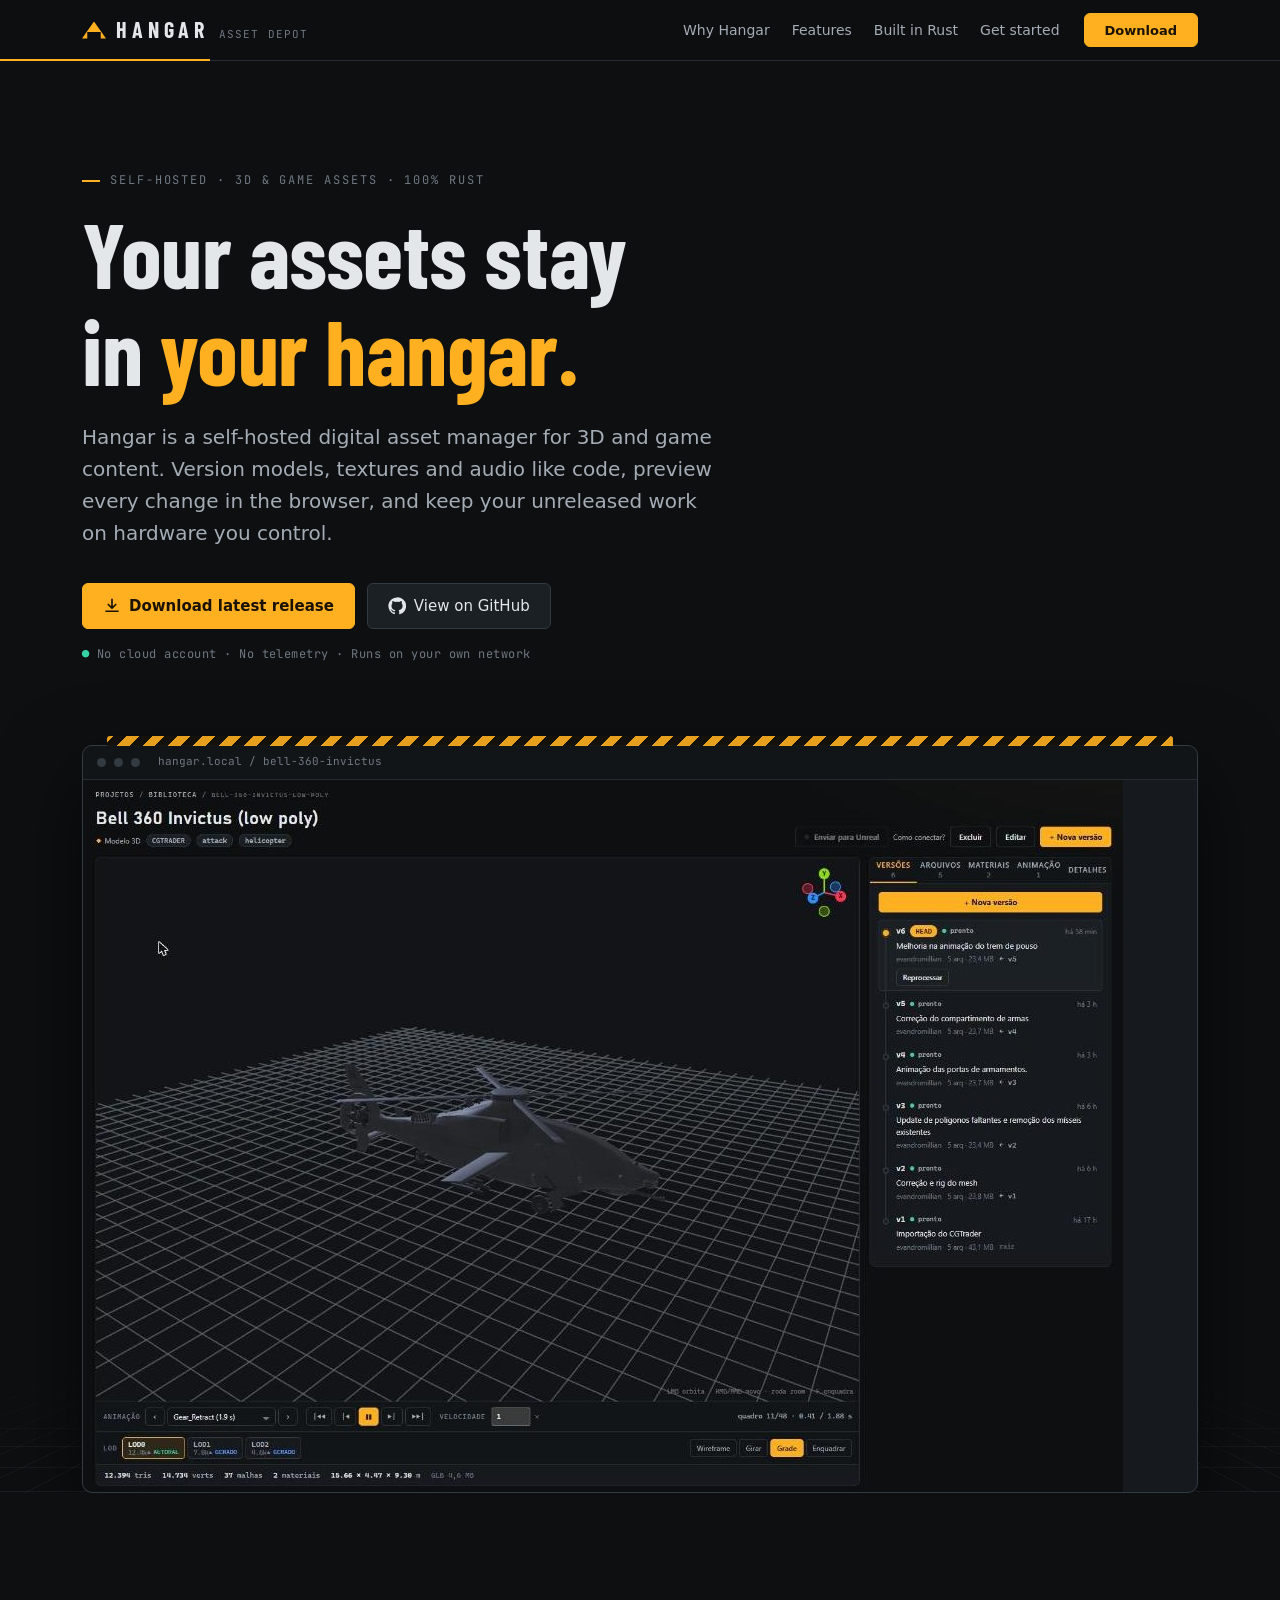
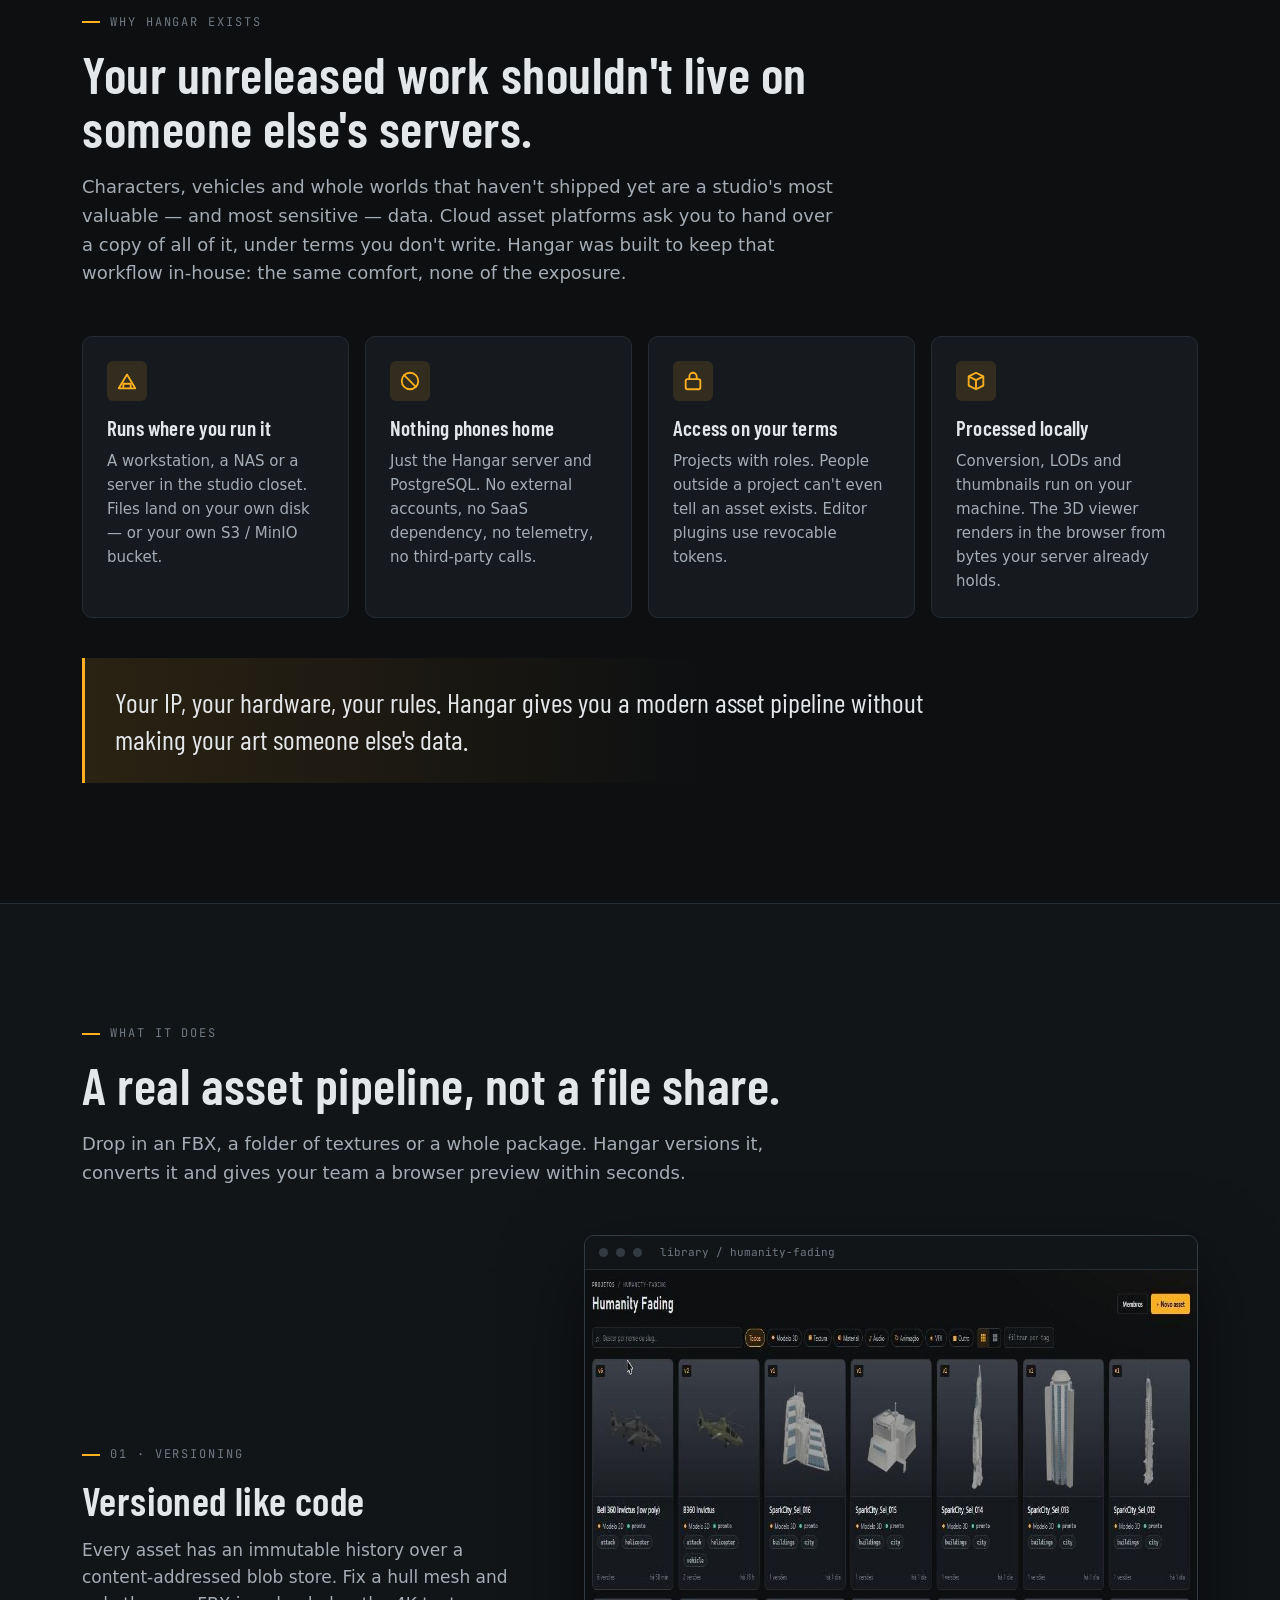
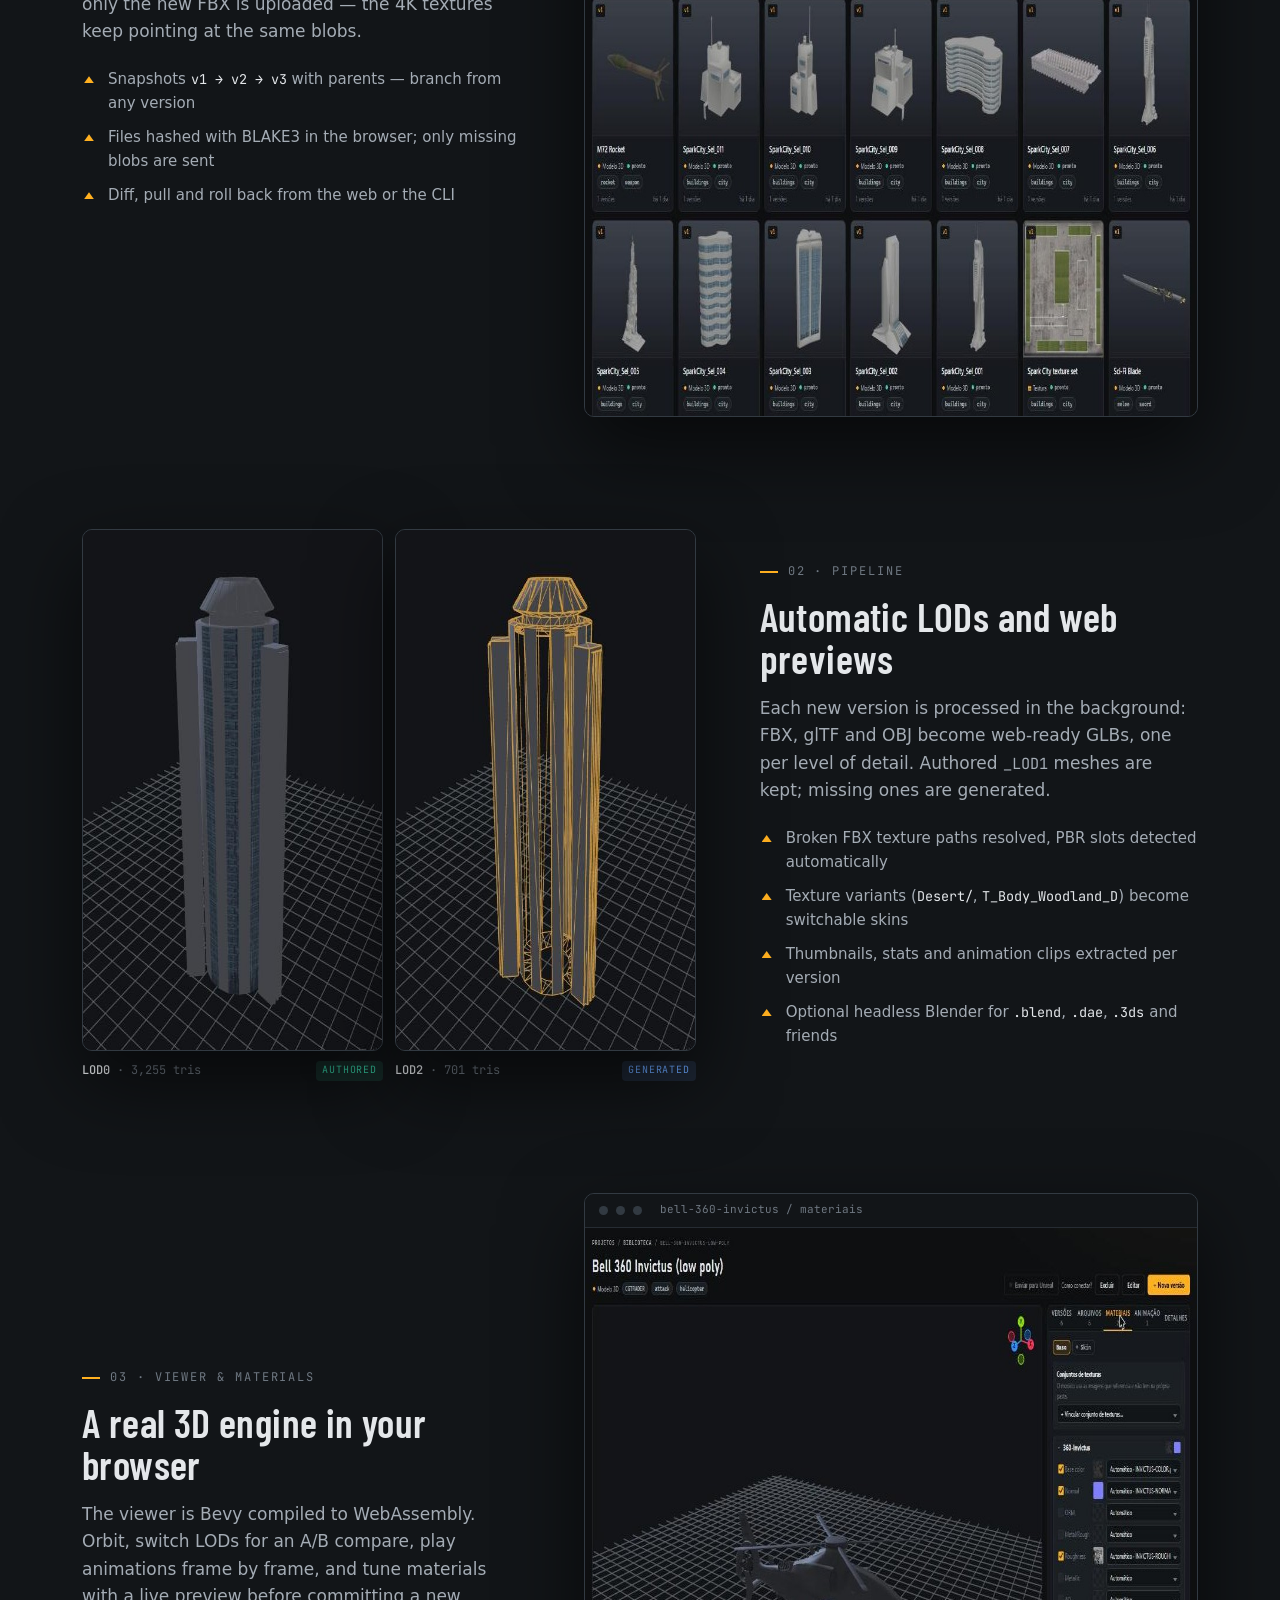
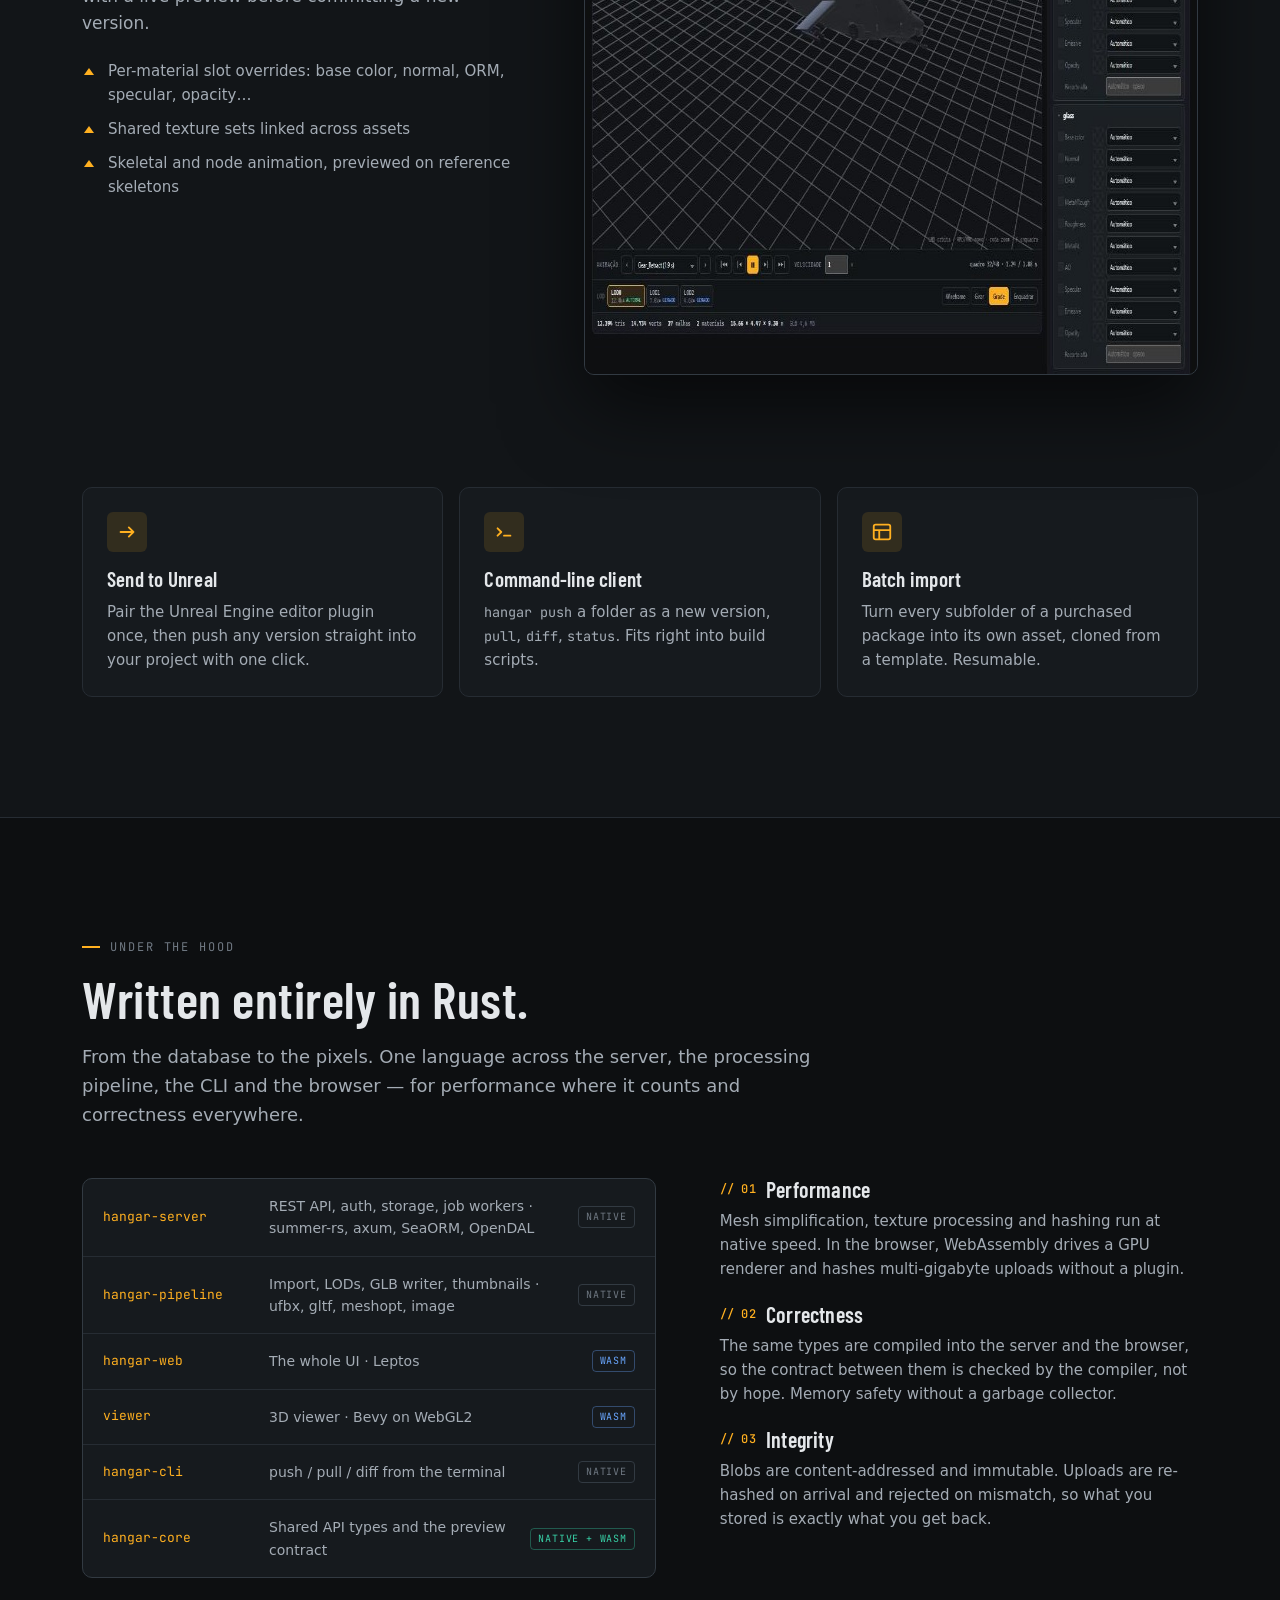
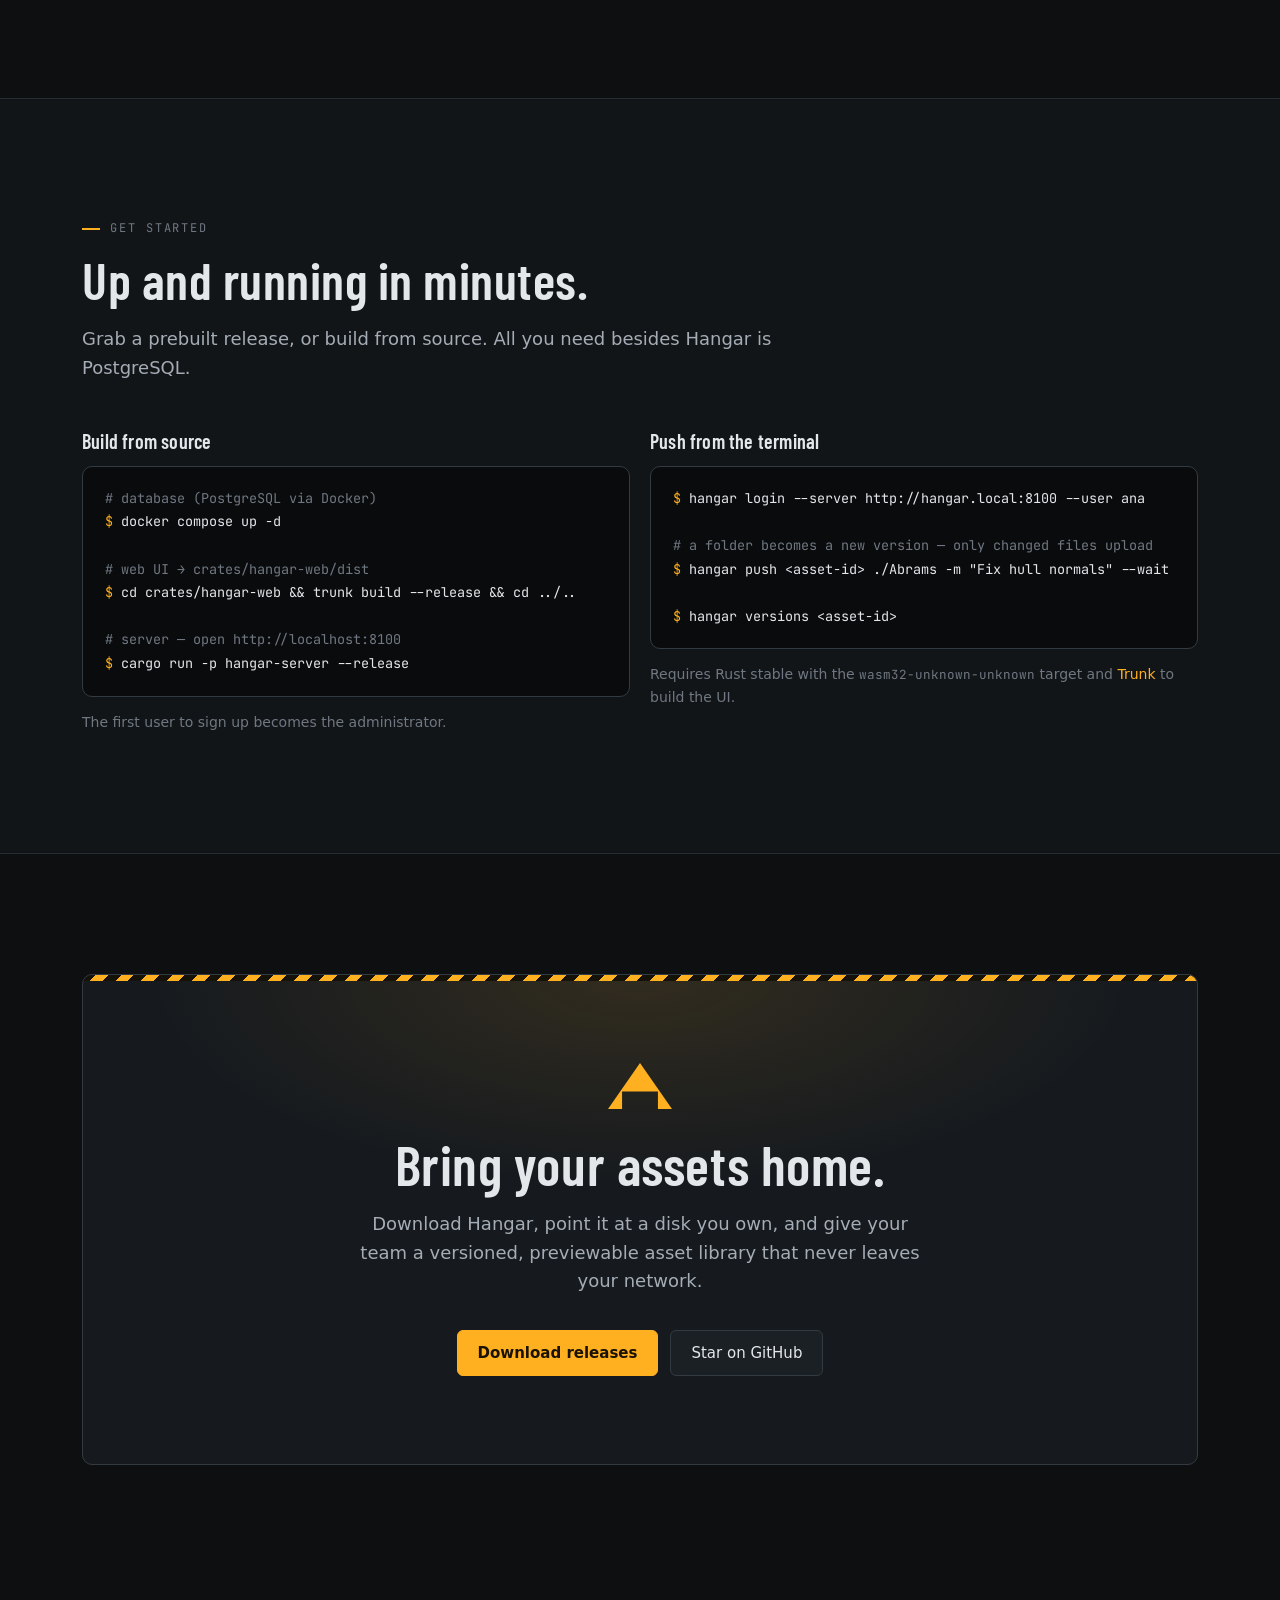
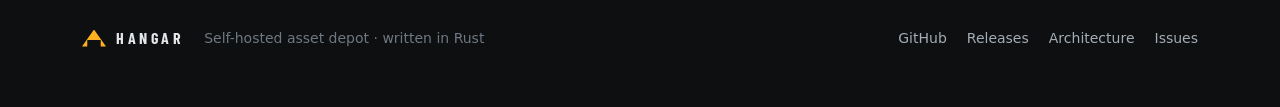
<file: site/index.html>
<!doctype html>
<html lang="en">
<head>
  <meta charset="utf-8">
  <meta name="viewport" content="width=device-width, initial-scale=1">
  <title>Hangar · Self-hosted asset depot</title>
  <meta name="description" content="Hangar is a self-hosted digital asset manager for 3D and game content. Versioned like code, previewed in the browser, written entirely in Rust — and your assets never leave your network.">
  <meta name="theme-color" content="#0d0f11">
  <meta property="og:title" content="Hangar · Self-hosted asset depot">
  <meta property="og:description" content="Version, preview and process 3D game assets on your own hardware. Written entirely in Rust.">
  <meta property="og:image" content="img/viewer.jpg">
  <link rel="icon" href="favicon.svg" type="image/svg+xml">
  <link rel="preconnect" href="https://fonts.googleapis.com">
  <link rel="preconnect" href="https://fonts.gstatic.com" crossorigin>
  <link href="https://fonts.googleapis.com/css2?family=Barlow+Condensed:wght@500;600;700&family=JetBrains+Mono:wght@400;500;600&display=swap" rel="stylesheet">
  <style>
    /* Same tokens as crates/hangar-web/style.css — keep them in sync. */
    :root {
      --bg: #0d0f11;
      --bg-2: #121518;
      --panel: #161a1e;
      --panel-2: #1b2025;
      --line: #262c33;
      --line-2: #323a42;
      --text: #e4e7ea;
      --text-2: #a4acb5;
      --muted: #6f7882;
      --accent: #ffb020;
      --accent-ink: #1a1203;
      --accent-soft: rgba(255, 176, 32, 0.12);
      --ok: #38d1a7;
      --info: #6aa7ff;
      --danger: #ff5d52;
      --radius: 6px;
      --radius-lg: 10px;
      --shadow: 0 30px 80px rgba(0, 0, 0, 0.6);
      --font: ui-sans-serif, system-ui, -apple-system, "Segoe UI", Roboto, "Helvetica Neue", Arial, sans-serif;
      --font-display: "Bahnschrift", "Barlow Condensed", "DIN Alternate", "Roboto Condensed", "Arial Narrow", var(--font);
      --font-mono: "JetBrains Mono", "Cascadia Code", "SF Mono", ui-monospace, Menlo, Consolas, monospace;
      --hazard: repeating-linear-gradient(-45deg, var(--accent) 0 9px, #15120a 9px 18px);
      --wrap: 1180px;
    }

    * { box-sizing: border-box; }
    html { scroll-behavior: smooth; scroll-padding-top: 72px; }
    body {
      margin: 0;
      background:
        radial-gradient(1200px 600px at 85% -10%, rgba(255, 176, 32, 0.07), transparent 60%),
        var(--bg);
      color: var(--text);
      font: 16px/1.6 var(--font);
      -webkit-font-smoothing: antialiased;
      overflow-x: hidden;
    }
    a { color: var(--accent); text-decoration: none; }
    a:hover { text-decoration: underline; }
    img { max-width: 100%; display: block; }
    h1, h2, h3 { font-family: var(--font-display); font-weight: 600; letter-spacing: 0.01em; margin: 0; line-height: 1.05; }
    p { margin: 0; }
    code, .mono { font-family: var(--font-mono); font-size: 0.9em; }
    :focus-visible { outline: 2px solid var(--accent); outline-offset: 3px; }
    .wrap { max-width: var(--wrap); margin: 0 auto; padding: 0 clamp(16px, 4vw, 32px); }

    .eyebrow {
      font-family: var(--font-mono); font-size: 12px; text-transform: uppercase; letter-spacing: 0.16em;
      color: var(--muted); margin-bottom: 14px; display: flex; align-items: center; gap: 10px;
    }
    .eyebrow::before { content: ""; width: 18px; height: 2px; background: var(--accent); }

    /* ------------------------------------------------------------ top bar */
    .topbar {
      position: sticky; top: 0; z-index: 30;
      background: rgba(13, 15, 17, 0.86);
      backdrop-filter: blur(10px);
      border-bottom: 1px solid var(--line);
    }
    /* The app's 140px accent underline, extended so it ends under the centred brand. */
    .topbar::after {
      --brand-end: calc(max(0px, (100% - var(--wrap)) / 2) + clamp(16px, 4vw, 32px) + 128px);
      content: ""; position: absolute; left: 0; right: 0; bottom: -1px; height: 2px;
      background: linear-gradient(90deg, var(--accent) 0 var(--brand-end), transparent var(--brand-end));
    }
    .topbar .wrap { display: flex; align-items: center; gap: 24px; height: 60px; }
    .brand { display: flex; align-items: baseline; gap: 10px; color: var(--text); }
    .brand:hover { text-decoration: none; }
    .brand-mark {
      width: 24px; height: 17px; align-self: center; background: var(--accent);
      clip-path: polygon(50% 0, 100% 100%, 78% 100%, 78% 62%, 22% 62%, 22% 100%, 0 100%);
    }
    .brand-name { font-family: var(--font-display); font-weight: 700; font-size: 22px; letter-spacing: 0.22em; }
    .brand-sub { font-family: var(--font-mono); font-size: 11px; color: var(--muted); text-transform: uppercase; letter-spacing: 0.1em; }
    .nav { display: flex; gap: 22px; margin-left: auto; }
    .nav a { color: var(--text-2); font-size: 14px; }
    .nav a:hover { color: var(--text); text-decoration: none; }
    .topbar .btn { height: 34px; font-size: 13px; }

    /* ------------------------------------------------------------ buttons */
    .btn {
      display: inline-flex; align-items: center; justify-content: center; gap: 8px;
      height: 46px; padding: 0 20px;
      border: 1px solid var(--line-2); border-radius: var(--radius);
      background: var(--panel-2); color: var(--text);
      font: 500 15px var(--font); white-space: nowrap;
      transition: background 0.12s, border-color 0.12s, transform 0.05s;
    }
    .btn:hover { border-color: #46505a; background: #20262c; text-decoration: none; }
    .btn:active { transform: translateY(1px); }
    .btn-primary { background: var(--accent); border-color: var(--accent); color: var(--accent-ink); font-weight: 650; }
    .btn-primary:hover { background: #ffc04d; border-color: #ffc04d; }
    .btn svg { width: 18px; height: 18px; flex: none; }

    /* ------------------------------------------------------------ hero */
    .hero { position: relative; padding: clamp(56px, 9vw, 110px) 0 0; overflow: hidden; }
    .hero-floor {
      position: absolute; inset: auto -20% 0 -20%; height: 620px; pointer-events: none;
      background-image:
        linear-gradient(rgba(164, 172, 181, 0.13) 1px, transparent 1px),
        linear-gradient(90deg, rgba(164, 172, 181, 0.13) 1px, transparent 1px);
      background-size: 56px 56px;
      transform: perspective(600px) rotateX(62deg);
      transform-origin: center bottom;
      mask-image: linear-gradient(to top, #000 10%, transparent 75%);
      -webkit-mask-image: linear-gradient(to top, #000 10%, transparent 75%);
    }
    .hero-copy { position: relative; max-width: 820px; }
    .hero h1 { font-size: clamp(44px, 8vw, 92px); font-weight: 700; letter-spacing: -0.005em; }
    .hero h1 em { font-style: normal; color: var(--accent); }
    .hero .lead { margin-top: 24px; font-size: clamp(17px, 2vw, 20px); color: var(--text-2); max-width: 640px; }
    .hero-actions { display: flex; gap: 12px; flex-wrap: wrap; margin-top: 34px; }
    .hero-note { margin-top: 16px; font-family: var(--font-mono); font-size: 12px; color: var(--muted); letter-spacing: 0.04em; }
    .hero-note b { color: var(--ok); font-weight: 500; }

    .shot {
      position: relative; border: 1px solid var(--line-2); border-radius: var(--radius-lg);
      background: var(--panel); box-shadow: var(--shadow); overflow: hidden;
    }
    .shot-bar {
      display: flex; align-items: center; gap: 8px; height: 34px; padding: 0 14px;
      background: var(--bg-2); border-bottom: 1px solid var(--line);
      font-family: var(--font-mono); font-size: 11px; color: var(--muted);
    }
    .shot-bar i { width: 9px; height: 9px; border-radius: 50%; background: var(--line-2); }
    .shot-bar span { margin-left: 10px; }
    .shot a { display: block; }
    .hero-shot { position: relative; margin-top: clamp(48px, 7vw, 80px); overflow: visible; }
    .hero-shot .shot-bar { border-radius: var(--radius-lg) var(--radius-lg) 0 0; }
    .hero-shot a { overflow: hidden; border-radius: 0 0 var(--radius-lg) var(--radius-lg); }
    .hero-shot::before {
      content: ""; position: absolute; left: 24px; right: 24px; top: -10px; height: 10px;
      background: var(--hazard); border-radius: 3px 3px 0 0; opacity: 0.9;
    }

    /* ------------------------------------------------------------ sections */
    section { padding: clamp(72px, 10vw, 120px) 0; }
    .section-head { max-width: 760px; margin-bottom: 48px; }
    .section-head h2 { font-size: clamp(32px, 5vw, 52px); }
    .section-head p { margin-top: 18px; color: var(--text-2); font-size: 18px; }
    .band { border-top: 1px solid var(--line); border-bottom: 1px solid var(--line); background: var(--bg-2); }

    /* privacy */
    .privacy-grid { display: grid; grid-template-columns: repeat(4, minmax(0, 1fr)); gap: 16px; }
    .card {
      padding: 24px; border: 1px solid var(--line); border-radius: var(--radius-lg); background: var(--panel);
    }
    .card h3 { font-size: 21px; margin: 16px 0 10px; }
    .card p { color: var(--text-2); font-size: 15px; }
    .card .ico {
      display: grid; place-items: center; width: 40px; height: 40px; border-radius: var(--radius);
      background: var(--accent-soft); color: var(--accent);
    }
    .card .ico svg { width: 22px; height: 22px; }
    .quote {
      margin-top: 40px; padding: 26px 30px; border-left: 3px solid var(--accent);
      background: linear-gradient(90deg, var(--accent-soft), transparent 70%);
      font-family: var(--font-display); font-size: clamp(20px, 2.6vw, 28px); line-height: 1.3; max-width: 900px;
    }

    /* feature rows */
    .feature { display: grid; grid-template-columns: 5fr 7fr; gap: clamp(32px, 5vw, 64px); align-items: center; }
    .feature + .feature { margin-top: clamp(72px, 9vw, 112px); }
    .feature.flip { grid-template-columns: 7fr 5fr; }
    .feature.flip .feature-copy { order: 2; }
    .feature-copy h3 { font-size: clamp(28px, 3.6vw, 40px); }
    .feature-copy > p { margin-top: 16px; color: var(--text-2); font-size: 17px; }
    .ticks { list-style: none; padding: 0; margin: 22px 0 0; display: grid; gap: 10px; }
    .ticks li { position: relative; padding-left: 26px; color: var(--text-2); font-size: 15px; }
    .ticks li::before {
      content: ""; position: absolute; left: 2px; top: 9px; width: 10px; height: 7px;
      background: var(--accent); clip-path: polygon(50% 0, 100% 100%, 0 100%);
    }
    .ticks code { color: var(--text); }

    .compare { display: grid; grid-template-columns: 1fr 1fr; gap: 12px; }
    .compare figure { margin: 0; }
    .compare figcaption {
      display: flex; justify-content: space-between; margin-top: 10px;
      font-family: var(--font-mono); font-size: 12px; color: var(--muted);
    }
    .compare figcaption b { color: var(--text); font-weight: 500; }
    .tag { font-family: var(--font-mono); font-size: 10px; letter-spacing: 0.08em; padding: 1px 6px; border-radius: 4px; }
    .tag.auth { color: var(--ok); background: rgba(56, 209, 167, 0.12); }
    .tag.gen { color: var(--info); background: rgba(106, 167, 255, 0.12); }

    .mini-grid { display: grid; grid-template-columns: repeat(3, minmax(0, 1fr)); gap: 16px; margin-top: clamp(72px, 9vw, 112px); }

    /* rust */
    .rust-grid { display: grid; grid-template-columns: 6fr 5fr; gap: clamp(32px, 5vw, 64px); align-items: start; }
    .stack { border: 1px solid var(--line-2); border-radius: var(--radius-lg); overflow: hidden; background: var(--panel); }
    .stack-row {
      display: grid; grid-template-columns: 150px 1fr auto; gap: 16px; align-items: center;
      padding: 16px 20px; border-bottom: 1px solid var(--line);
    }
    .stack-row:last-child { border-bottom: 0; }
    .stack-row .crate { font-family: var(--font-mono); font-size: 13px; color: var(--accent); }
    .stack-row .what { color: var(--text-2); font-size: 14px; }
    .stack-row .target {
      font-family: var(--font-mono); font-size: 10px; letter-spacing: 0.08em; text-transform: uppercase;
      padding: 2px 7px; border: 1px solid var(--line-2); border-radius: 4px; color: var(--muted); white-space: nowrap;
    }
    .stack-row .target.wasm { color: var(--info); border-color: rgba(106, 167, 255, 0.35); }
    .stack-row .target.both { color: var(--ok); border-color: rgba(56, 209, 167, 0.35); }
    .pillars { display: grid; gap: 22px; }
    .pillar h3 { font-size: 22px; display: flex; align-items: center; gap: 10px; }
    .pillar h3 span { font-family: var(--font-mono); font-size: 12px; color: var(--accent); font-weight: 500; }
    .pillar p { margin-top: 8px; color: var(--text-2); font-size: 15px; }

    /* terminal */
    .term {
      border: 1px solid var(--line-2); border-radius: var(--radius-lg); background: #0a0b0d; overflow: hidden;
    }
    .term pre {
      margin: 0; padding: 20px 22px; overflow-x: auto;
      font: 13.5px/1.75 var(--font-mono); color: var(--text);
    }
    .term .c { color: var(--muted); }
    .term .p { color: var(--accent); user-select: none; }
    .start-grid { display: grid; grid-template-columns: repeat(2, minmax(0, 1fr)); gap: 20px; }
    .start-grid h3 { font-size: 20px; margin-bottom: 14px; }
    .start-grid .muted-note { margin-top: 14px; color: var(--muted); font-size: 14px; }

    /* cta */
    .cta {
      position: relative; text-align: center; padding: clamp(56px, 8vw, 88px) 24px;
      border: 1px solid var(--line-2); border-radius: var(--radius-lg); overflow: hidden;
      background: radial-gradient(700px 300px at 50% 0, rgba(255, 176, 32, 0.12), transparent 70%), var(--panel);
    }
    .cta::before { content: ""; position: absolute; left: 0; right: 0; top: 0; height: 6px; background: var(--hazard); }
    .cta .brand-mark { width: 64px; height: 46px; margin: 0 auto 26px; }
    .cta h2 { font-size: clamp(34px, 5vw, 56px); }
    .cta p { margin: 16px auto 0; color: var(--text-2); max-width: 560px; font-size: 18px; }
    .cta .hero-actions { justify-content: center; }

    footer { padding: 40px 0 56px; color: var(--muted); font-size: 14px; }
    footer .wrap { display: flex; gap: 20px; align-items: center; flex-wrap: wrap; }
    footer nav { display: flex; gap: 20px; margin-left: auto; }
    footer a { color: var(--text-2); }

    /* ------------------------------------------------------------ responsive */
    @media (max-width: 980px) {
      .privacy-grid { grid-template-columns: repeat(2, minmax(0, 1fr)); }
      .feature, .feature.flip, .rust-grid { grid-template-columns: minmax(0, 1fr); }
      .feature.flip .feature-copy { order: 0; }
      .mini-grid { grid-template-columns: minmax(0, 1fr); }
      .start-grid { grid-template-columns: minmax(0, 1fr); }
    }
    @media (max-width: 720px) {
      .nav, .brand-sub { display: none; }
      .topbar .btn { margin-left: auto; }
      .privacy-grid, .compare { grid-template-columns: 1fr; }
      .stack-row { grid-template-columns: 1fr auto; }
      .stack-row .what { grid-column: 1 / -1; grid-row: 2; }
      .hero-actions .btn { flex: 1 1 100%; }
      footer nav { margin-left: 0; }
    }
    @media (prefers-reduced-motion: reduce) { html { scroll-behavior: auto; } }
  </style>
</head>
<body>

  <header class="topbar">
    <div class="wrap">
      <a class="brand" href="#top" aria-label="Hangar home">
        <span class="brand-mark" aria-hidden="true"></span>
        <span class="brand-name">HANGAR</span>
        <span class="brand-sub">asset depot</span>
      </a>
      <nav class="nav" aria-label="Sections">
        <a href="#why">Why Hangar</a>
        <a href="#features">Features</a>
        <a href="#rust">Built in Rust</a>
        <a href="#start">Get started</a>
      </nav>
      <a class="btn btn-primary" href="https://github.com/evandromillian/Hangar-Asset-Depot/releases">Download</a>
    </div>
  </header>

  <main id="top">
    <!-- ======================================================== hero -->
    <div class="hero">
      <div class="hero-floor" aria-hidden="true"></div>
      <div class="wrap">
        <div class="hero-copy">
          <div class="eyebrow">Self-hosted · 3D &amp; game assets · 100% Rust</div>
          <h1>Your assets stay<br>in <em>your hangar.</em></h1>
          <p class="lead">
            Hangar is a self-hosted digital asset manager for 3D and game content. Version models,
            textures and audio like code, preview every change in the browser, and keep your
            unreleased work on hardware you control.
          </p>
          <div class="hero-actions">
            <a class="btn btn-primary" href="https://github.com/evandromillian/Hangar-Asset-Depot/releases">
              <svg viewBox="0 0 24 24" fill="none" stroke="currentColor" stroke-width="2.2" stroke-linecap="round" stroke-linejoin="round" aria-hidden="true"><path d="M12 3v12m0 0-5-5m5 5 5-5M4 19h16"/></svg>
              Download latest release
            </a>
            <a class="btn" href="https://github.com/evandromillian/Hangar-Asset-Depot">
              <svg viewBox="0 0 24 24" fill="currentColor" aria-hidden="true"><path d="M12 .5a11.5 11.5 0 0 0-3.64 22.41c.58.1.79-.25.79-.56v-2c-3.2.7-3.88-1.37-3.88-1.37-.52-1.33-1.28-1.69-1.28-1.69-1.05-.71.08-.7.08-.7 1.16.08 1.77 1.2 1.77 1.2 1.03 1.76 2.7 1.25 3.36.96.1-.75.4-1.25.73-1.54-2.55-.29-5.24-1.28-5.24-5.68 0-1.26.45-2.28 1.19-3.09-.12-.29-.52-1.46.11-3.05 0 0 .97-.31 3.17 1.18a11 11 0 0 1 5.77 0c2.2-1.49 3.17-1.18 3.17-1.18.63 1.59.23 2.76.11 3.05.74.81 1.19 1.83 1.19 3.09 0 4.42-2.7 5.38-5.26 5.67.41.36.78 1.06.78 2.14v3.17c0 .31.21.67.8.56A11.5 11.5 0 0 0 12 .5Z"/></svg>
              View on GitHub
            </a>
          </div>
          <p class="hero-note"><b>●</b> No cloud account · No telemetry · Runs on your own network</p>
        </div>

        <div class="hero-shot shot">
          <div class="shot-bar"><i></i><i></i><i></i><span>hangar.local / bell-360-invictus</span></div>
          <a href="img/viewer.jpg"><img src="img/viewer.jpg" width="1040" height="712" alt="Hangar asset page: an animated helicopter in the browser 3D viewer, with LOD selector, animation timeline and a six-version history panel"></a>
        </div>
      </div>
    </div>

    <!-- ======================================================== why -->
    <section id="why">
      <div class="wrap">
        <div class="section-head">
          <div class="eyebrow">Why Hangar exists</div>
          <h2>Your unreleased work shouldn't live on someone else's servers.</h2>
          <p>
            Characters, vehicles and whole worlds that haven't shipped yet are a studio's most
            valuable — and most sensitive — data. Cloud asset platforms ask you to hand over a copy
            of all of it, under terms you don't write. Hangar was built to keep that workflow
            in-house: the same comfort, none of the exposure.
          </p>
        </div>

        <div class="privacy-grid">
          <article class="card">
            <div class="ico"><svg viewBox="0 0 24 24" fill="none" stroke="currentColor" stroke-width="2" stroke-linejoin="round" aria-hidden="true"><path d="M3 20 12 5l9 15Z"/><path d="M8 20v-5h8v5"/></svg></div>
            <h3>Runs where you run it</h3>
            <p>A workstation, a NAS or a server in the studio closet. Files land on your own disk — or your own S3 / MinIO bucket.</p>
          </article>
          <article class="card">
            <div class="ico"><svg viewBox="0 0 24 24" fill="none" stroke="currentColor" stroke-width="2" stroke-linecap="round" aria-hidden="true"><circle cx="12" cy="12" r="9"/><path d="M5.6 5.6l12.8 12.8"/></svg></div>
            <h3>Nothing phones home</h3>
            <p>Just the Hangar server and PostgreSQL. No external accounts, no SaaS dependency, no telemetry, no third-party calls.</p>
          </article>
          <article class="card">
            <div class="ico"><svg viewBox="0 0 24 24" fill="none" stroke="currentColor" stroke-width="2" stroke-linejoin="round" aria-hidden="true"><rect x="4" y="10" width="16" height="11" rx="2"/><path d="M8 10V7a4 4 0 0 1 8 0v3"/></svg></div>
            <h3>Access on your terms</h3>
            <p>Projects with roles. People outside a project can't even tell an asset exists. Editor plugins use revocable tokens.</p>
          </article>
          <article class="card">
            <div class="ico"><svg viewBox="0 0 24 24" fill="none" stroke="currentColor" stroke-width="2" stroke-linejoin="round" aria-hidden="true"><path d="M12 3 4 7v10l8 4 8-4V7Z"/><path d="M4 7l8 4 8-4M12 11v10"/></svg></div>
            <h3>Processed locally</h3>
            <p>Conversion, LODs and thumbnails run on your machine. The 3D viewer renders in the browser from bytes your server already holds.</p>
          </article>
        </div>

        <p class="quote">Your IP, your hardware, your rules. Hangar gives you a modern asset pipeline without making your art someone else's data.</p>
      </div>
    </section>

    <!-- ======================================================== features -->
    <section id="features" class="band">
      <div class="wrap">
        <div class="section-head">
          <div class="eyebrow">What it does</div>
          <h2>A real asset pipeline, not a file share.</h2>
          <p>Drop in an FBX, a folder of textures or a whole package. Hangar versions it, converts it and gives your team a browser preview within seconds.</p>
        </div>

        <div class="feature">
          <div class="feature-copy">
            <div class="eyebrow">01 · Versioning</div>
            <h3>Versioned like code</h3>
            <p>Every asset has an immutable history over a content-addressed blob store. Fix a hull mesh and only the new FBX is uploaded — the 4K textures keep pointing at the same blobs.</p>
            <ul class="ticks">
              <li>Snapshots <code>v1 → v2 → v3</code> with parents — branch from any version</li>
              <li>Files hashed with BLAKE3 in the browser; only missing blobs are sent</li>
              <li>Diff, pull and roll back from the web or the CLI</li>
            </ul>
          </div>
          <div class="shot">
            <div class="shot-bar"><i></i><i></i><i></i><span>library / humanity-fading</span></div>
            <a href="img/library.jpg"><img src="img/library.jpg" width="1040" height="746" loading="lazy" alt="Hangar project library: a grid of 3D asset thumbnails — helicopters, rockets, sci-fi buildings — with type, status and tags"></a>
          </div>
        </div>

        <div class="feature flip">
          <div class="feature-copy">
            <div class="eyebrow">02 · Pipeline</div>
            <h3>Automatic LODs and web previews</h3>
            <p>Each new version is processed in the background: FBX, glTF and OBJ become web-ready GLBs, one per level of detail. Authored <code>_LOD1</code> meshes are kept; missing ones are generated.</p>
            <ul class="ticks">
              <li>Broken FBX texture paths resolved, PBR slots detected automatically</li>
              <li>Texture variants (<code>Desert/</code>, <code>T_Body_Woodland_D</code>) become switchable skins</li>
              <li>Thumbnails, stats and animation clips extracted per version</li>
              <li>Optional headless Blender for <code>.blend</code>, <code>.dae</code>, <code>.3ds</code> and friends</li>
            </ul>
          </div>
          <div class="compare">
            <figure>
              <div class="shot"><a href="img/building.jpg"><img src="img/building.jpg" width="500" height="520" loading="lazy" alt="A skyscraper model at full detail in the Hangar viewer"></a></div>
              <figcaption><span><b>LOD0</b> · 3,255 tris</span><span class="tag auth">AUTHORED</span></figcaption>
            </figure>
            <figure>
              <div class="shot"><a href="img/lod-wire.jpg"><img src="img/lod-wire.jpg" width="500" height="520" loading="lazy" alt="The same skyscraper at a generated lower LOD, shown in amber wireframe"></a></div>
              <figcaption><span><b>LOD2</b> · 701 tris</span><span class="tag gen">GENERATED</span></figcaption>
            </figure>
          </div>
        </div>

        <div class="feature">
          <div class="feature-copy">
            <div class="eyebrow">03 · Viewer &amp; materials</div>
            <h3>A real 3D engine in your browser</h3>
            <p>The viewer is Bevy compiled to WebAssembly. Orbit, switch LODs for an A/B compare, play animations frame by frame, and tune materials with a live preview before committing a new version.</p>
            <ul class="ticks">
              <li>Per-material slot overrides: base color, normal, ORM, specular, opacity…</li>
              <li>Shared texture sets linked across assets</li>
              <li>Skeletal and node animation, previewed on reference skeletons</li>
            </ul>
          </div>
          <div class="shot">
            <div class="shot-bar"><i></i><i></i><i></i><span>bell-360-invictus / materiais</span></div>
            <a href="img/materials.jpg"><img src="img/materials.jpg" width="1040" height="746" loading="lazy" alt="Hangar materials panel next to the 3D viewer, listing texture slots for each material"></a>
          </div>
        </div>

        <div class="mini-grid">
          <article class="card">
            <div class="ico"><svg viewBox="0 0 24 24" fill="none" stroke="currentColor" stroke-width="2" stroke-linecap="round" stroke-linejoin="round" aria-hidden="true"><path d="M5 12h14m-5-5 5 5-5 5"/></svg></div>
            <h3>Send to Unreal</h3>
            <p>Pair the Unreal Engine editor plugin once, then push any version straight into your project with one click.</p>
          </article>
          <article class="card">
            <div class="ico"><svg viewBox="0 0 24 24" fill="none" stroke="currentColor" stroke-width="2" stroke-linecap="round" stroke-linejoin="round" aria-hidden="true"><path d="m5 8 4 4-4 4M12 16h7"/></svg></div>
            <h3>Command-line client</h3>
            <p><code>hangar push</code> a folder as a new version, <code>pull</code>, <code>diff</code>, <code>status</code>. Fits right into build scripts.</p>
          </article>
          <article class="card">
            <div class="ico"><svg viewBox="0 0 24 24" fill="none" stroke="currentColor" stroke-width="2" stroke-linejoin="round" aria-hidden="true"><rect x="3" y="4" width="18" height="16" rx="2"/><path d="M3 10h18M9 10v10"/></svg></div>
            <h3>Batch import</h3>
            <p>Turn every subfolder of a purchased package into its own asset, cloned from a template. Resumable.</p>
          </article>
        </div>
      </div>
    </section>

    <!-- ======================================================== rust -->
    <section id="rust">
      <div class="wrap">
        <div class="section-head">
          <div class="eyebrow">Under the hood</div>
          <h2>Written entirely in Rust.</h2>
          <p>From the database to the pixels. One language across the server, the processing pipeline, the CLI and the browser — for performance where it counts and correctness everywhere.</p>
        </div>

        <div class="rust-grid">
          <div class="stack" role="list" aria-label="Hangar crates">
            <div class="stack-row" role="listitem"><span class="crate">hangar-server</span><span class="what">REST API, auth, storage, job workers · summer-rs, axum, SeaORM, OpenDAL</span><span class="target">native</span></div>
            <div class="stack-row" role="listitem"><span class="crate">hangar-pipeline</span><span class="what">Import, LODs, GLB writer, thumbnails · ufbx, gltf, meshopt, image</span><span class="target">native</span></div>
            <div class="stack-row" role="listitem"><span class="crate">hangar-web</span><span class="what">The whole UI · Leptos</span><span class="target wasm">wasm</span></div>
            <div class="stack-row" role="listitem"><span class="crate">viewer</span><span class="what">3D viewer · Bevy on WebGL2</span><span class="target wasm">wasm</span></div>
            <div class="stack-row" role="listitem"><span class="crate">hangar-cli</span><span class="what">push / pull / diff from the terminal</span><span class="target">native</span></div>
            <div class="stack-row" role="listitem"><span class="crate">hangar-core</span><span class="what">Shared API types and the preview contract</span><span class="target both">native + wasm</span></div>
          </div>

          <div class="pillars">
            <div class="pillar">
              <h3><span>// 01</span> Performance</h3>
              <p>Mesh simplification, texture processing and hashing run at native speed. In the browser, WebAssembly drives a GPU renderer and hashes multi-gigabyte uploads without a plugin.</p>
            </div>
            <div class="pillar">
              <h3><span>// 02</span> Correctness</h3>
              <p>The same types are compiled into the server and the browser, so the contract between them is checked by the compiler, not by hope. Memory safety without a garbage collector.</p>
            </div>
            <div class="pillar">
              <h3><span>// 03</span> Integrity</h3>
              <p>Blobs are content-addressed and immutable. Uploads are re-hashed on arrival and rejected on mismatch, so what you stored is exactly what you get back.</p>
            </div>
          </div>
        </div>
      </div>
    </section>

    <!-- ======================================================== start -->
    <section id="start" class="band">
      <div class="wrap">
        <div class="section-head">
          <div class="eyebrow">Get started</div>
          <h2>Up and running in minutes.</h2>
          <p>Grab a prebuilt release, or build from source. All you need besides Hangar is PostgreSQL.</p>
        </div>

        <div class="start-grid">
          <div>
            <h3>Build from source</h3>
            <div class="term">
<pre><span class="c"># database (PostgreSQL via Docker)</span>
<span class="p">$ </span>docker compose up -d

<span class="c"># web UI → crates/hangar-web/dist</span>
<span class="p">$ </span>cd crates/hangar-web &amp;&amp; trunk build --release &amp;&amp; cd ../..

<span class="c"># server — open http://localhost:8100</span>
<span class="p">$ </span>cargo run -p hangar-server --release</pre>
            </div>
            <p class="muted-note">The first user to sign up becomes the administrator.</p>
          </div>
          <div>
            <h3>Push from the terminal</h3>
            <div class="term">
<pre><span class="p">$ </span>hangar login --server http://hangar.local:8100 --user ana

<span class="c"># a folder becomes a new version — only changed files upload</span>
<span class="p">$ </span>hangar push &lt;asset-id&gt; ./Abrams -m "Fix hull normals" --wait

<span class="p">$ </span>hangar versions &lt;asset-id&gt;</pre>
            </div>
            <p class="muted-note">Requires Rust stable with the <code>wasm32-unknown-unknown</code> target and <a href="https://trunkrs.dev">Trunk</a> to build the UI.</p>
          </div>
        </div>
      </div>
    </section>

    <!-- ======================================================== cta -->
    <section>
      <div class="wrap">
        <div class="cta">
          <div class="brand-mark" aria-hidden="true"></div>
          <h2>Bring your assets home.</h2>
          <p>Download Hangar, point it at a disk you own, and give your team a versioned, previewable asset library that never leaves your network.</p>
          <div class="hero-actions">
            <a class="btn btn-primary" href="https://github.com/evandromillian/Hangar-Asset-Depot/releases">Download releases</a>
            <a class="btn" href="https://github.com/evandromillian/Hangar-Asset-Depot">Star on GitHub</a>
          </div>
        </div>
      </div>
    </section>
  </main>

  <footer>
    <div class="wrap">
      <a class="brand" href="#top">
        <span class="brand-mark" aria-hidden="true"></span>
        <span class="brand-name" style="font-size:16px">HANGAR</span>
      </a>
      <span>Self-hosted asset depot · written in Rust</span>
      <nav aria-label="Footer">
        <a href="https://github.com/evandromillian/Hangar-Asset-Depot">GitHub</a>
        <a href="https://github.com/evandromillian/Hangar-Asset-Depot/releases">Releases</a>
        <a href="https://github.com/evandromillian/Hangar-Asset-Depot/blob/main/docs/ARCHITECTURE.md">Architecture</a>
        <a href="https://github.com/evandromillian/Hangar-Asset-Depot/issues">Issues</a>
      </nav>
    </div>
  </footer>

</body>
</html>
</file>
